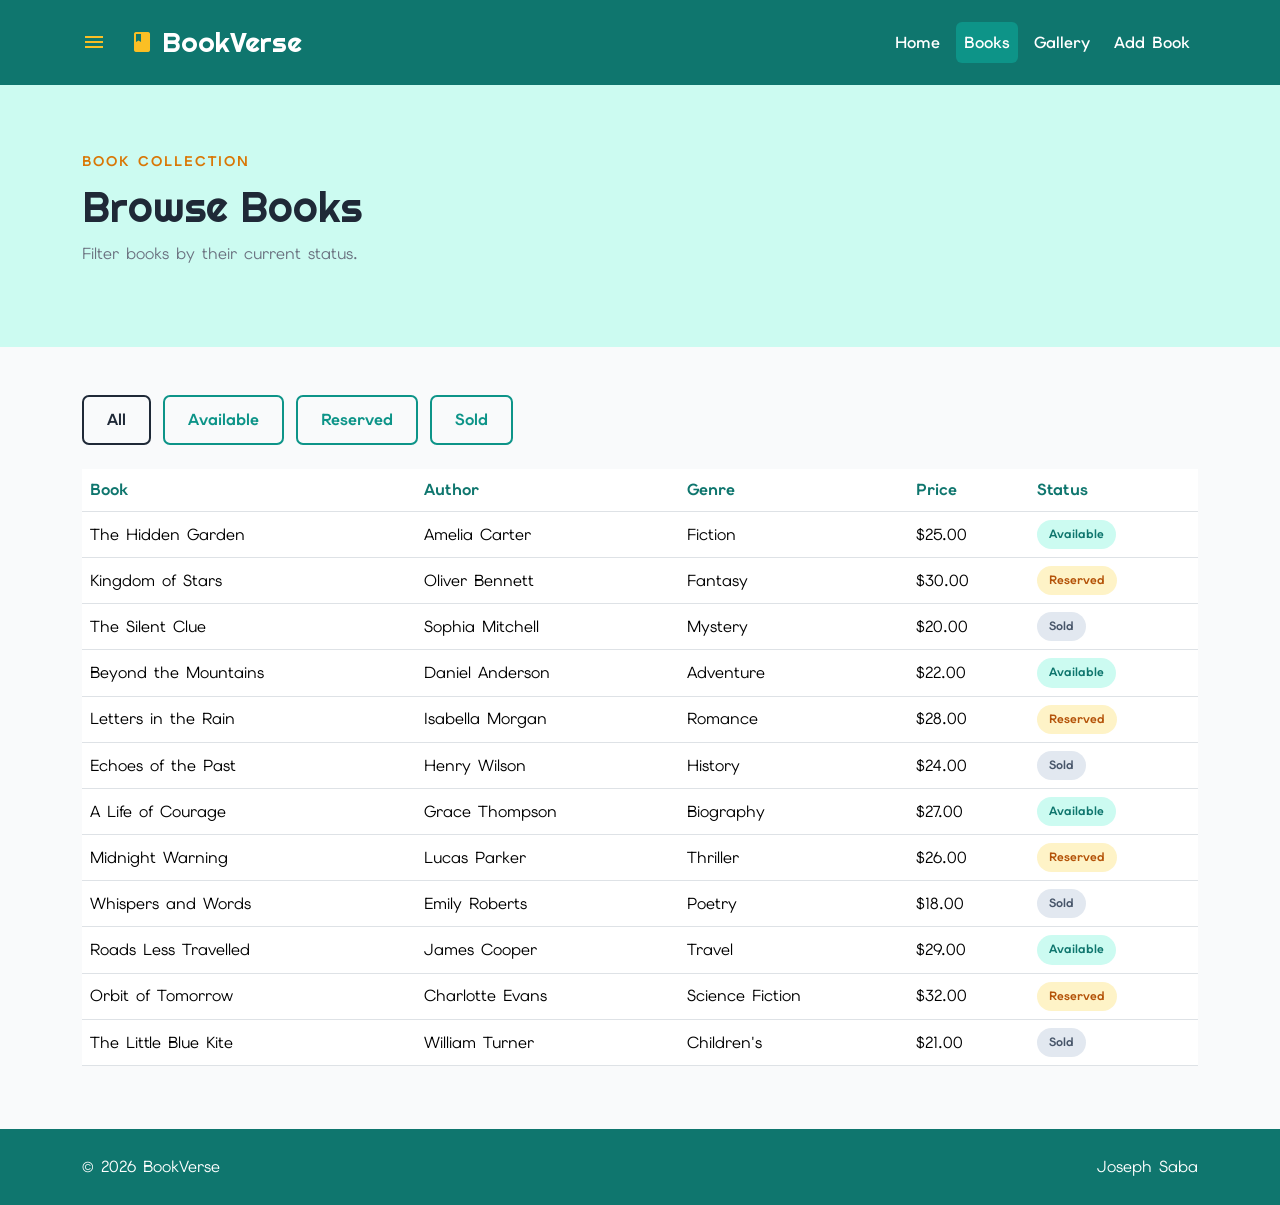
<file: a1/books.html>
<!DOCTYPE html>
<html lang="en">
<head>
    <meta charset="UTF-8">
    <meta name="viewport" content="width=device-width, initial-scale=1">
    <title>BookVerse | Books</title>
    <link rel="stylesheet" href="https://cdn.jsdelivr.net/npm/bootstrap@5.3.3/dist/css/bootstrap.min.css">
    <link rel="stylesheet" href="https://fonts.googleapis.com/css2?family=Elms+Sans:wght@400;500;600;700&family=Righteous&display=swap">
    <link rel="stylesheet" href="https://fonts.googleapis.com/icon?family=Material+Icons">
    <link rel="stylesheet" href="assets/css/style.css">
</head>
<body>
<nav class="navbar navbar-expand-lg navbar-dark"><div class="container">
    <a class="navbar-brand" href="index.html"><span class="material-icons">menu_book</span> BookVerse</a>
    <button class="navbar-toggler" data-bs-toggle="collapse" data-bs-target="#menu" aria-label="Toggle navigation"><span class="navbar-toggler-icon"></span></button>
    <div class="collapse navbar-collapse" id="menu"><ul class="navbar-nav ms-auto">
        <li><a class="nav-link" href="index.html">Home</a></li><li><a class="nav-link active" href="books.html">Books</a></li><li><a class="nav-link" href="gallery.html">Gallery</a></li><li><a class="nav-link" href="add.html">Add Book</a></li>
    </ul></div>
</div></nav>

<main>
    <section class="page-header"><div class="container"><p class="eyebrow">BOOK COLLECTION</p><h1>Browse Books</h1><p>Filter books by their current status.</p></div></section>
    <section class="py-5"><div class="container">
        <div class="filter-buttons mb-4">
            <button class="btn btn-primary-custom active" data-filter="all">All</button>
            <button class="btn btn-outline-custom" data-filter="available">Available</button>
            <button class="btn btn-outline-custom" data-filter="reserved">Reserved</button>
            <button class="btn btn-outline-custom" data-filter="sold">Sold</button>
        </div>
        <div class="table-responsive"><table class="table book-table align-middle">
            <caption class="visually-hidden">Books offered by BookVerse</caption>
            <thead><tr><th>Book</th><th>Author</th><th>Genre</th><th>Price</th><th>Status</th></tr></thead>
            <tbody id="booksTableBody">
                <!-- ...existing code... -->
<tbody id="booksTableBody">
    <tr data-status="available"><td>The Hidden Garden</td><td>Amelia Carter</td><td>Fiction</td><td>$25.00</td><td><span class="status available">Available</span></td></tr>
    <tr data-status="reserved"><td>Kingdom of Stars</td><td>Oliver Bennett</td><td>Fantasy</td><td>$30.00</td><td><span class="status reserved">Reserved</span></td></tr>
    <tr data-status="sold"><td>The Silent Clue</td><td>Sophia Mitchell</td><td>Mystery</td><td>$20.00</td><td><span class="status sold">Sold</span></td></tr>
    <tr data-status="available"><td>Beyond the Mountains</td><td>Daniel Anderson</td><td>Adventure</td><td>$22.00</td><td><span class="status available">Available</span></td></tr>
    <tr data-status="reserved"><td>Letters in the Rain</td><td>Isabella Morgan</td><td>Romance</td><td>$28.00</td><td><span class="status reserved">Reserved</span></td></tr>
    <tr data-status="sold"><td>Echoes of the Past</td><td>Henry Wilson</td><td>History</td><td>$24.00</td><td><span class="status sold">Sold</span></td></tr>
    <tr data-status="available"><td>A Life of Courage</td><td>Grace Thompson</td><td>Biography</td><td>$27.00</td><td><span class="status available">Available</span></td></tr>
    <tr data-status="reserved"><td>Midnight Warning</td><td>Lucas Parker</td><td>Thriller</td><td>$26.00</td><td><span class="status reserved">Reserved</span></td></tr>
    <tr data-status="sold"><td>Whispers and Words</td><td>Emily Roberts</td><td>Poetry</td><td>$18.00</td><td><span class="status sold">Sold</span></td></tr>
    <tr data-status="available"><td>Roads Less Travelled</td><td>James Cooper</td><td>Travel</td><td>$29.00</td><td><span class="status available">Available</span></td></tr>
    <tr data-status="reserved"><td>Orbit of Tomorrow</td><td>Charlotte Evans</td><td>Science Fiction</td><td>$32.00</td><td><span class="status reserved">Reserved</span></td></tr>
    <tr data-status="sold"><td>The Little Blue Kite</td><td>William Turner</td><td>Children's</td><td>$21.00</td><td><span class="status sold">Sold</span></td></tr>
</tbody>
<!-- ...existing code... -->
            </tbody>
        </table></div>
    </div></section>
</main>

<footer><div class="container d-flex justify-content-between"><p>&copy; 2026 BookVerse</p><p>Joseph Saba</p></div></footer>
<script src="https://cdn.jsdelivr.net/npm/bootstrap@5.3.3/dist/js/bootstrap.bundle.min.js"></script>
<script src="assets/js/scripts.js"></script>
</body>
</html>
</file>
<file: a1/assets/css/style.css>
:root {
    --primary: #0d9488;
    --primary-dark: #0f766e;
    --primary-light: #14b8a6;
    --secondary: #d97706;
    --secondary-dark: #b45309;
    --accent-amber: #fbbf24;
    --accent-green: #10b981;
    --accent-slate: #475569;
    --text-dark: #1f2937;
    --text-light: #6b7280;
    --background-light: #f9fafb;
    --background-white: #ffffff;
    --border: #e5e7eb;
}

* {
    box-sizing: border-box;
}

html {
    scroll-behavior: smooth;
}

body {
    margin: 0;
    color: var(--text-dark);
    background-color: var(--background-light);
    font-family: "Elms Sans", Arial, sans-serif;
    line-height: 1.6;
}

h1,
h2,
h3 {
    font-family: "Righteous", sans-serif;
}

img {
    max-width: 100%;
    height: auto;
}

/* Navigation */

.navbar {
    padding: 15px 0;
    background-color: var(--primary-dark);
}

.navbar-brand {
    display: flex;
    align-items: center;
    gap: 8px;
    color: var(--background-white);
    font-family: "Righteous", sans-serif;
    font-size: 28px;
}

.navbar-brand:hover {
    color: var(--background-white);
}

.navbar-brand .material-icons {
    color: var(--accent-amber);
}

.nav-link {
    margin-left: 8px;
    color: var(--background-white) !important;
    font-weight: 600;
    border-radius: 6px;
}

.nav-link:hover,
.nav-link.active {
    background-color: var(--primary);
}

.nav-link:focus-visible,
.btn:focus-visible,
.navbar-toggler:focus-visible,
.gallery-item:focus-visible {
    outline: 3px solid var(--accent-amber);
    outline-offset: 3px;
}

/* Home page */

.hero {
    padding: 80px 0;
    background: linear-gradient(
        135deg,
        #ccfbf1,
        var(--background-light)
    );
}

.eyebrow {
    margin-bottom: 10px;
    color: var(--secondary);
    font-size: 14px;
    font-weight: 700;
    letter-spacing: 2px;
}

.hero h1 {
    max-width: 650px;
    font-size: clamp(44px, 6vw, 72px);
    line-height: 1.05;
}

.hero h1 span {
    color: var(--primary);
}

.hero-description {
    max-width: 550px;
    color: var(--text-light);
    font-size: 18px;
}

.hero-buttons,
.filter-buttons {
    display: flex;
    flex-wrap: wrap;
    gap: 12px;
}

/* Buttons */

.btn-primary-custom,
.btn-outline-custom {
    padding: 11px 23px;
    border-radius: 7px;
    font-weight: 700;
}

.btn-primary-custom {
    color: var(--background-white);
    background-color: var(--primary);
    border: 2px solid var(--primary);
}

.btn-primary-custom:hover {
    color: var(--background-white);
    background-color: var(--primary-dark);
    border-color: var(--primary-dark);
}

.btn-outline-custom {
    color: var(--primary);
    background-color: transparent;
    border: 2px solid var(--primary);
}

.btn-outline-custom:hover {
    color: var(--background-white);
    background-color: var(--primary);
}

/* Carousel */

.carousel {
    overflow: hidden;
    border-radius: 18px;
    box-shadow: 0 20px 50px rgba(31, 41, 55, 0.15);
}

.carousel img {
    width: 100%;
    height: 430px;
    object-fit: cover;
}

/* Sections */

.featured {
    padding: 80px 0;
}

.section-title {
    margin-bottom: 40px;
}

.section-title h2,
.page-header h1 {
    font-size: 42px;
}

.section-title p:last-child,
.page-header p:last-child {
    color: var(--text-light);
}

/* Book cards */

.book-card {
    height: 100%;
    overflow: hidden;
    background-color: var(--background-white);
    border: 1px solid var(--border);
    border-radius: 14px;
    box-shadow: 0 8px 25px rgba(31, 41, 55, 0.06);
    transition: transform 0.2s ease, box-shadow 0.2s ease;
}

.book-card:hover {
    box-shadow: 0 14px 30px rgba(31, 41, 55, 0.12);
    transform: translateY(-6px);
}

.book-card > img {
    width: 100%;
    height: 330px;
    object-fit: cover;
}

.book-card-content {
    padding: 22px;
}

.book-card h3 {
    margin: 14px 0 5px;
    font-size: 25px;
}

.book-card p {
    color: var(--text-light);
}

.book-card strong {
    color: var(--primary-dark);
    font-size: 18px;
}

/* Book statuses */

.status {
    display: inline-block;
    padding: 5px 12px;
    border-radius: 50px;
    font-size: 12px;
    font-weight: 700;
}

.available {
    color: var(--primary-dark);
    background-color: #ccfbf1;
}

.reserved {
    color: var(--secondary-dark);
    background-color: #fef3c7;
}

.sold {
    color: var(--accent-slate);
    background-color: #e2e8f0;
}

/* Page headers */

.page-header {
    padding: 65px 0;
    background-color: #ccfbf1;
}

.page-header h1 {
    margin-bottom: 8px;
}

/* Books table */

.book-table {
    background-color: var(--background-white);
}

.book-table th {
    color: var(--primary-dark);
}

/* Gallery */

.gallery-item {
    width: 100%;
    padding: 0;
    overflow: hidden;
    cursor: pointer;
    background-color: transparent;
    border: 0;
    border-radius: 14px;
}

.gallery-item img {
    width: 100%;
    height: 350px;
    object-fit: cover;
    transition: transform 0.2s ease;
}

.gallery-item:hover img {
    transform: scale(1.04);
}

/* Add Book form */

.form-card {
    max-width: 700px;
    margin: auto;
    padding: 30px;
    background-color: var(--background-white);
    border: 1px solid var(--border);
    border-radius: 14px;
    box-shadow: 0 8px 25px rgba(31, 41, 55, 0.06);
}

.image-preview {
    width: 180px;
    height: 220px;
    object-fit: cover;
    border-radius: 8px;
}

/* Footer */

footer {
    padding: 25px 0;
    color: var(--background-white);
    background-color: var(--primary-dark);
}

footer p {
    margin: 0;
}

/* Responsive layout */

@media (max-width: 767px) {
    .hero {
        padding: 55px 0;
    }

    .hero h1 {
        font-size: 45px;
    }

    .carousel img {
        height: 300px;
    }

    .featured {
        padding: 55px 0;
    }

    .section-title h2,
    .page-header h1 {
        font-size: 34px;
    }

    .gallery-item img {
        height: 260px;
    }
}

/* Reduced motion accessibility */

@media (prefers-reduced-motion: reduce) {
    html {
        scroll-behavior: auto;
    }

    *,
    *::before,
    *::after {
        animation-duration: 0.01ms !important;
        transition-duration: 0.01ms !important;
    }
}
</file>
